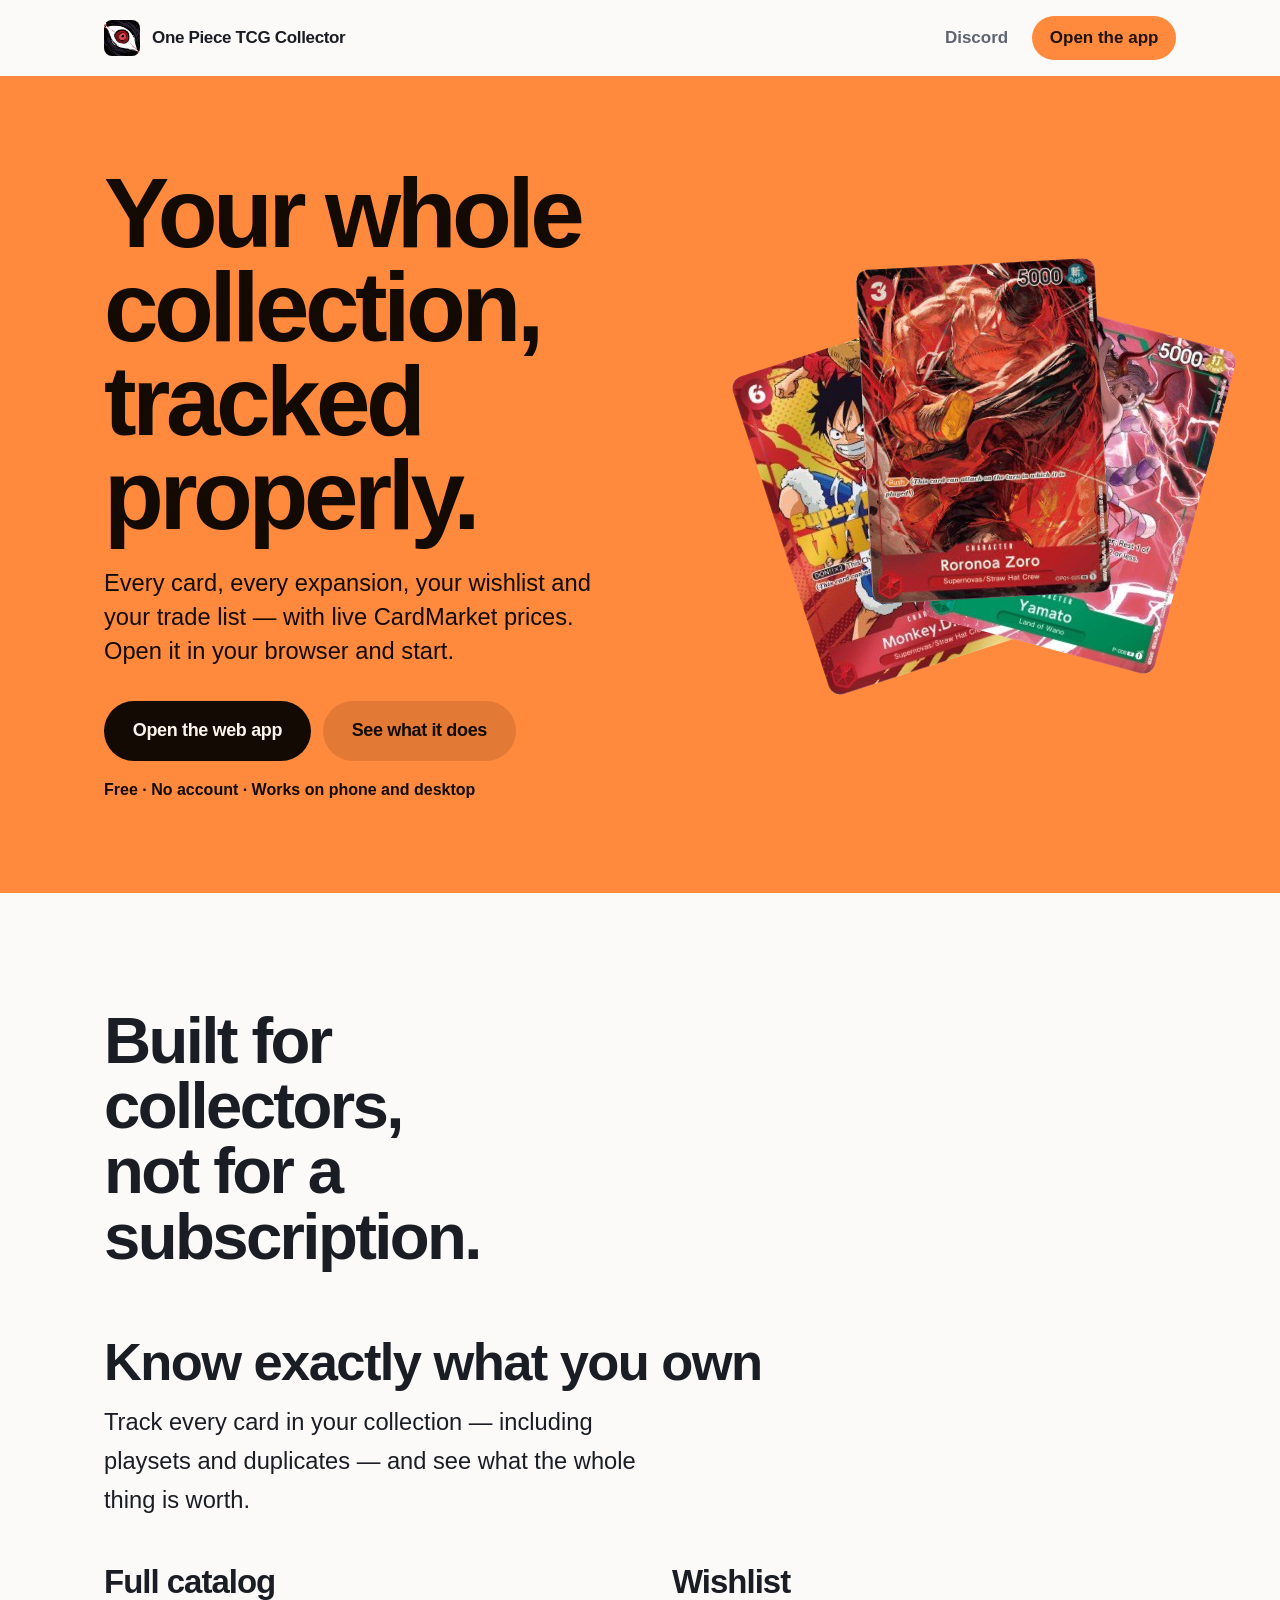
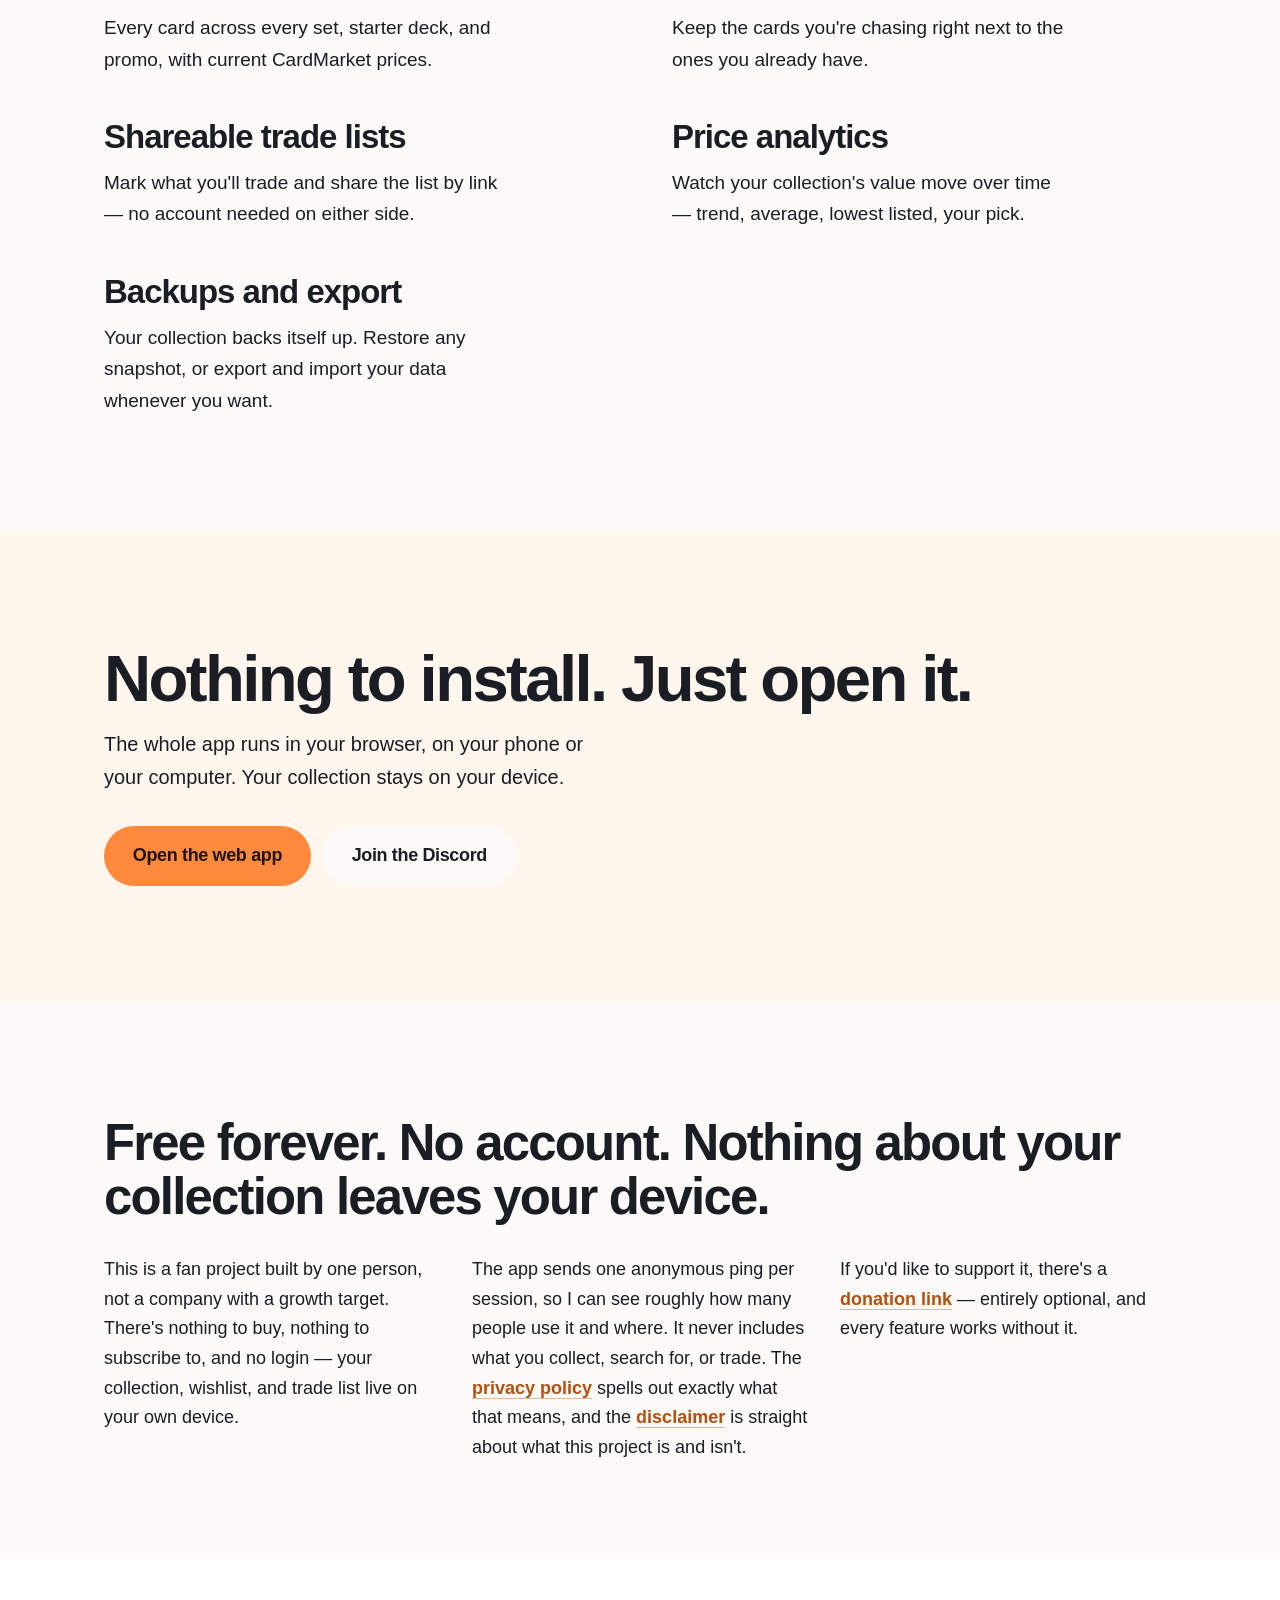
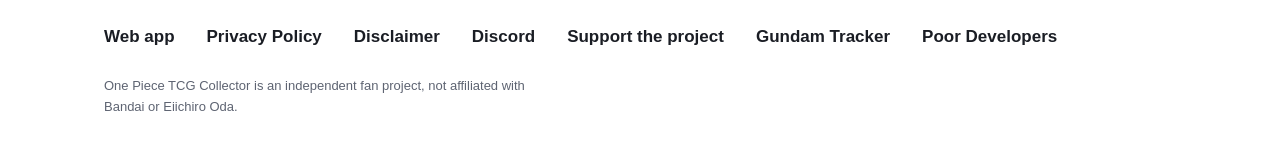
<file: index.html>
<!DOCTYPE html>
<html lang="en">
<head>
  <meta charset="UTF-8" />
  <meta name="viewport" content="width=device-width, initial-scale=1.0" />
  <title>One Piece TCG Collector</title>
  <meta name="description" content="Track your One Piece TCG collection, wishlist, and trades with live CardMarket prices — free, in your browser, no account." />
  <link rel="canonical" href="https://optcg.poordevelopers.com/" />
  <meta name="theme-color" content="#ff8a3d" />

  <meta property="og:type" content="website" />
  <meta property="og:url" content="https://optcg.poordevelopers.com/" />
  <meta property="og:title" content="One Piece TCG Collector" />
  <meta property="og:description" content="Track your One Piece TCG collection, wishlist, and trades with live CardMarket prices — free, in your browser, no account." />
  <meta property="og:image" content="https://optcg.poordevelopers.com/assets/og-image.png" />
  <meta name="twitter:card" content="summary_large_image" />

  <link rel="icon" type="image/png" href="assets/favicon.png" />
  <link rel="stylesheet" href="style.css" />
</head>
<body>

  <header class="site-header">
    <div class="container">
      <a class="brand" href="index.html">
        <img src="assets/favicon.png" alt="" />
        <span>One Piece TCG Collector</span>
      </a>
      <nav class="header-nav" aria-label="Main">
        <a class="header-link" href="https://discord.gg/aE2m7DEPWh">Discord</a>
        <a class="header-cta" href="https://optcg-collector.poordevelopers.com">Open the app</a>
      </nav>
    </div>
  </header>

  <main>

    <section class="hero">
      <div class="container">
        <div class="hero-grid">
          <div>
            <h1>Your whole collection, tracked properly.</h1>
            <p class="lead">
              Every card, every expansion, your wishlist and your trade list — with live
              CardMarket prices. Open it in your browser and start.
            </p>
            <div class="actions">
              <a class="btn btn-dark" href="https://optcg-collector.poordevelopers.com">Open the web app</a>
              <a class="btn btn-soft" href="#features">See what it does</a>
            </div>
            <p class="fine">Free · No account · Works on phone and desktop</p>
          </div>

          <div class="card-stack" aria-hidden="true">
            <div class="card card-a"></div>
            <div class="card card-b"></div>
            <div class="card card-c"></div>
          </div>
        </div>
      </div>
    </section>

    <section class="features" id="features">
      <div class="container">
        <div class="section-head">
          <h2>Built for collectors, not for a subscription.</h2>
        </div>

        <div class="feature-list">
          <article class="feature feature-lead">
            <h3>Know exactly what you own</h3>
            <p>
              Track every card in your collection — including playsets and duplicates —
              and see what the whole thing is worth.
            </p>
          </article>

          <article class="feature">
            <h3>Full catalog</h3>
            <p>Every card across every set, starter deck, and promo, with current CardMarket prices.</p>
          </article>

          <article class="feature">
            <h3>Wishlist</h3>
            <p>Keep the cards you're chasing right next to the ones you already have.</p>
          </article>

          <article class="feature">
            <h3>Shareable trade lists</h3>
            <p>Mark what you'll trade and share the list by link — no account needed on either side.</p>
          </article>

          <article class="feature">
            <h3>Price analytics</h3>
            <p>Watch your collection's value move over time — trend, average, lowest listed, your pick.</p>
          </article>

          <article class="feature">
            <h3>Backups and export</h3>
            <p>Your collection backs itself up. Restore any snapshot, or export and import your data whenever you want.</p>
          </article>
        </div>
      </div>
    </section>

    <section class="launch">
      <div class="container">
        <h2>Nothing to install. Just open it.</h2>
        <p>The whole app runs in your browser, on your phone or your computer. Your collection stays on your device.</p>
        <div class="actions">
          <a class="btn btn-primary" href="https://optcg-collector.poordevelopers.com">Open the web app</a>
          <a class="btn btn-outline" href="https://discord.gg/aE2m7DEPWh">Join the Discord</a>
        </div>
      </div>
    </section>

    <section class="credibility">
      <div class="container">
        <h2>Free forever. No account. Nothing about your collection leaves your device.</h2>
        <div class="cols">
          <p>
            This is a fan project built by one person, not a company with a growth target.
            There's nothing to buy, nothing to subscribe to, and no login — your collection,
            wishlist, and trade list live on your own device.
          </p>
          <p>
            The app sends one anonymous ping per session, so I can see roughly how many people
            use it and where. It never includes what you collect, search for, or trade. The
            <a href="privacy.html">privacy policy</a> spells out exactly what that means, and the
            <a href="disclaimer.html">disclaimer</a> is straight about what this project is and isn't.
          </p>
          <p>
            If you'd like to support it, there's a
            <a href="https://www.buymeacoffee.com/JapaneseWeddingPhotos">donation link</a> —
            entirely optional, and every feature works without it.
          </p>
        </div>
      </div>
    </section>

  </main>

  <footer class="site-footer">
    <div class="container">
      <div class="links">
        <a href="https://optcg-collector.poordevelopers.com">Web app</a>
        <a href="privacy.html">Privacy Policy</a>
        <a href="disclaimer.html">Disclaimer</a>
        <a href="https://discord.gg/aE2m7DEPWh">Discord</a>
        <a href="https://www.buymeacoffee.com/JapaneseWeddingPhotos">Support the project</a>
        <a href="https://gundam.poordevelopers.com">Gundam Tracker</a>
        <a href="https://poordevelopers.com">Poor Developers</a>
      </div>
      <p class="colophon">One Piece TCG Collector is an independent fan project, not affiliated with Bandai or Eiichiro Oda.</p>
    </div>
  </footer>

</body>
</html>
</file>
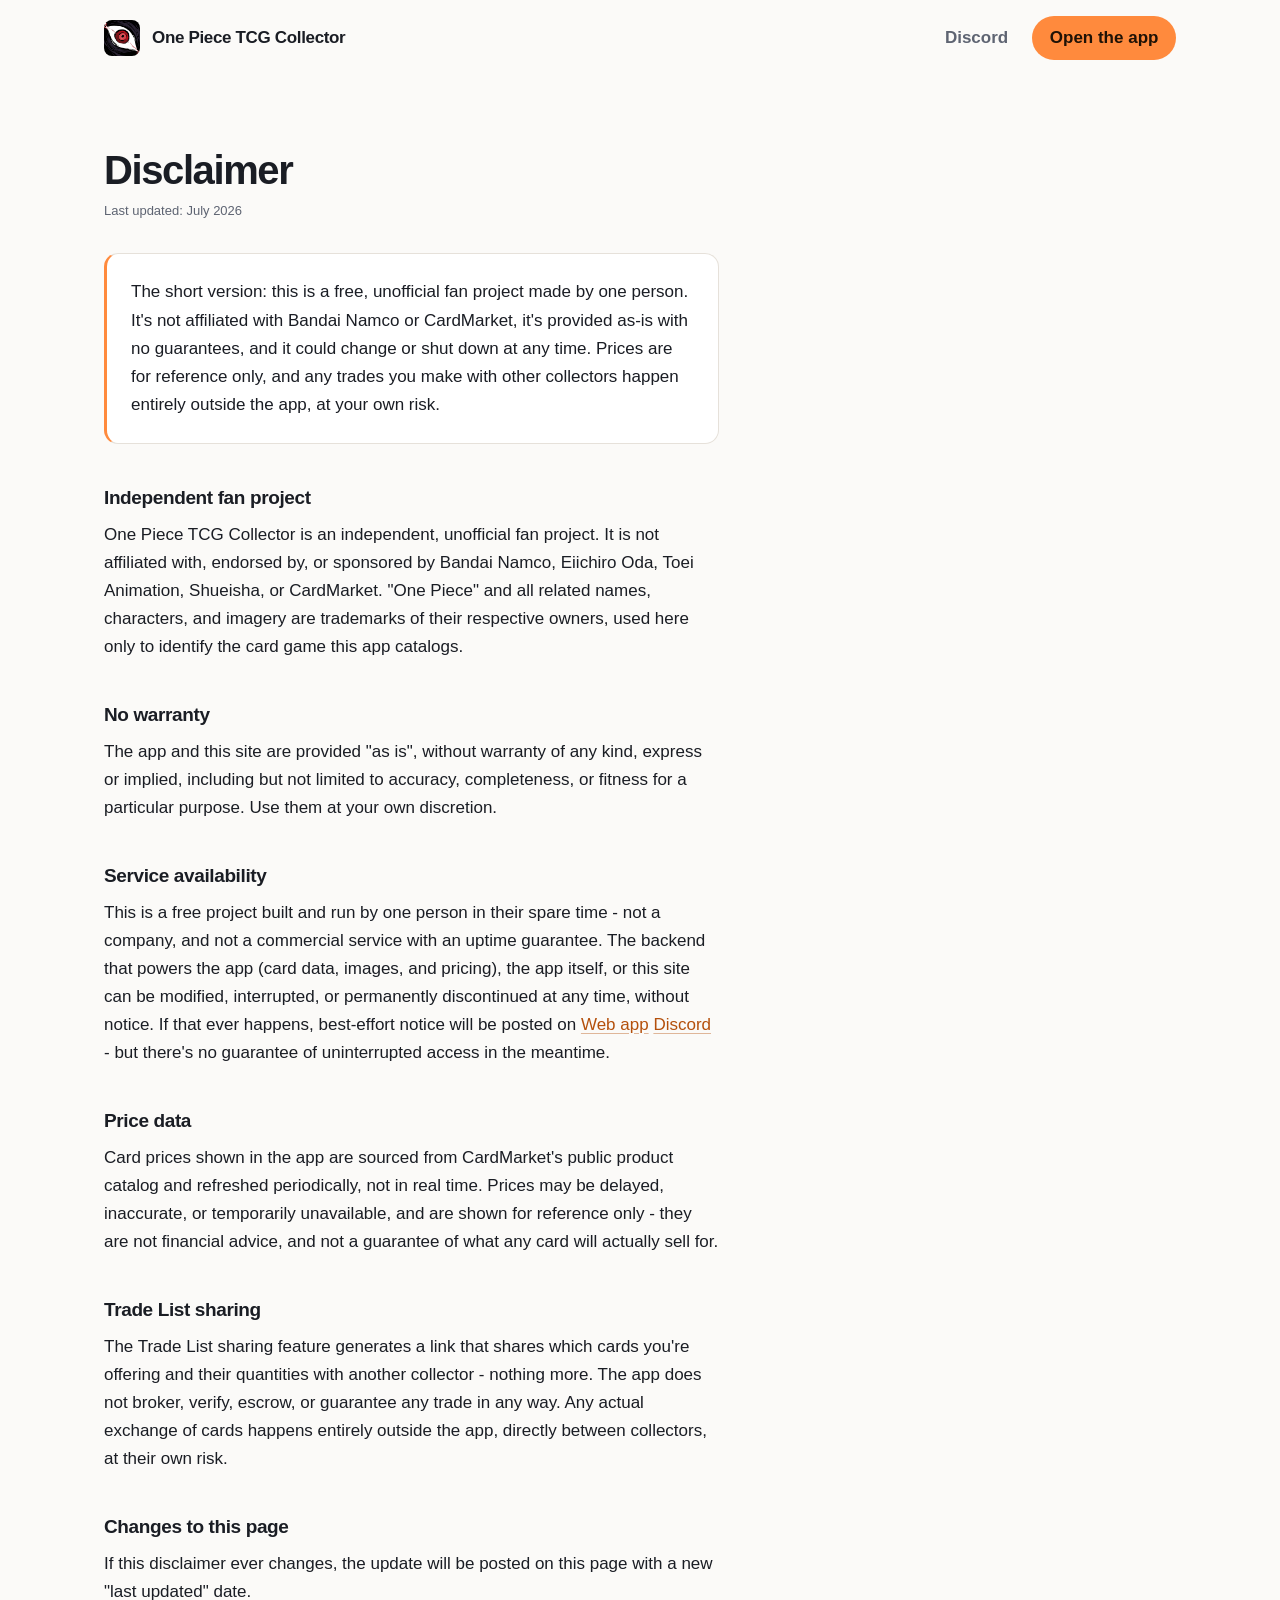
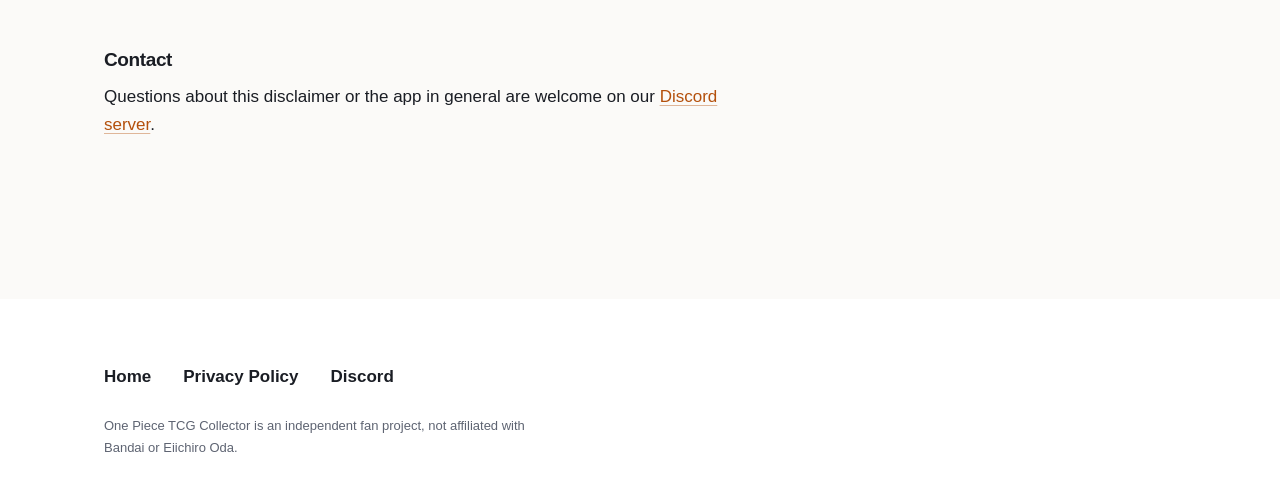
<file: disclaimer.html>
<!DOCTYPE html>
<html lang="en">
<head>
  <meta charset="UTF-8" />
  <meta name="viewport" content="width=device-width, initial-scale=1.0" />
  <title>Disclaimer — One Piece TCG Collector</title>
  <meta name="description" content="One Piece TCG Collector is an unofficial fan project provided as-is, with no affiliation to Bandai Namco or CardMarket, and no guarantee of uninterrupted service." />
  <link rel="canonical" href="https://optcg.poordevelopers.com/disclaimer.html" />
  <meta name="theme-color" content="#080B12" media="(prefers-color-scheme: dark)" />
  <meta name="theme-color" content="#FBFAF8" media="(prefers-color-scheme: light)" />

  <meta property="og:type" content="website" />
  <meta property="og:url" content="https://optcg.poordevelopers.com/disclaimer.html" />
  <meta property="og:title" content="Disclaimer — One Piece TCG Collector" />
  <meta property="og:description" content="One Piece TCG Collector is an unofficial fan project provided as-is, with no affiliation to Bandai Namco or CardMarket, and no guarantee of uninterrupted service." />
  <meta property="og:image" content="https://optcg.poordevelopers.com/assets/og-image.png" />
  <meta name="twitter:card" content="summary_large_image" />

  <link rel="icon" type="image/png" href="assets/favicon.png" />
  <link rel="stylesheet" href="style.css" />
</head>
<body>

  <header class="site-header">
    <div class="container">
      <a class="brand" href="index.html">
        <img src="assets/favicon.png" alt="" />
        <span>One Piece TCG Collector</span>
      </a>
      <nav class="header-nav" aria-label="Main">
        <a class="header-link" href="https://discord.gg/aE2m7DEPWh">Discord</a>
        <a class="header-cta" href="https://optcg-collector.poordevelopers.com">Open the app</a>
      </nav>
    </div>
  </header>

  <main>
    <section class="legal">
      <div class="container">
        <h1>Disclaimer</h1>
        <p class="updated">Last updated: July 2026</p>

        <div class="prose">
          <div class="callout">
            <p>The short version: this is a free, unofficial fan project made by one person. It's not affiliated with Bandai Namco or CardMarket, it's provided as-is with no guarantees, and it could change or shut down at any time. Prices are for reference only, and any trades you make with other collectors happen entirely outside the app, at your own risk.</p>
          </div>

          <h2>Independent fan project</h2>
          <p>
            One Piece TCG Collector is an independent, unofficial fan project. It is not affiliated with, endorsed by,
            or sponsored by Bandai Namco, Eiichiro Oda, Toei Animation, Shueisha, or CardMarket. "One Piece" and all
            related names, characters, and imagery are trademarks of their respective owners, used here only to
            identify the card game this app catalogs.
          </p>

          <h2>No warranty</h2>
          <p>
            The app and this site are provided "as is", without warranty of any kind, express or implied, including
            but not limited to accuracy, completeness, or fitness for a particular purpose. Use them at your own
            discretion.
          </p>

          <h2>Service availability</h2>
          <p>
            This is a free project built and run by one person in their spare time - not a company, and not a
            commercial service with an uptime guarantee. The backend that powers the app (card data, images, and
            pricing), the app itself, or this site can be modified, interrupted, or permanently discontinued at any
            time, without notice. If that ever happens, best-effort notice will be posted on
            <a href="https://optcg-collector.poordevelopers.com">Web app</a>
        <a href="https://discord.gg/aE2m7DEPWh">Discord</a> - but there's no guarantee of uninterrupted access in
            the meantime.
          </p>

          <h2>Price data</h2>
          <p>
            Card prices shown in the app are sourced from CardMarket's public product catalog and refreshed
            periodically, not in real time. Prices may be delayed, inaccurate, or temporarily unavailable, and are
            shown for reference only - they are not financial advice, and not a guarantee of what any card will
            actually sell for.
          </p>

          <h2>Trade List sharing</h2>
          <p>
            The Trade List sharing feature generates a link that shares which cards you're offering and their
            quantities with another collector - nothing more. The app does not broker, verify, escrow, or guarantee
            any trade in any way. Any actual exchange of cards happens entirely outside the app, directly between
            collectors, at their own risk.
          </p>

          <h2>Changes to this page</h2>
          <p>
            If this disclaimer ever changes, the update will be posted on this page with a new "last updated" date.
          </p>

          <h2>Contact</h2>
          <p>
            Questions about this disclaimer or the app in general are welcome on our
            <a href="https://discord.gg/aE2m7DEPWh">Discord server</a>.
          </p>
        </div>
      </div>
    </section>
  </main>

  <footer class="site-footer">
    <div class="container">
      <div class="links">
        <a href="index.html">Home</a>
        <a href="privacy.html">Privacy Policy</a>
        <a href="https://discord.gg/aE2m7DEPWh">Discord</a>
      </div>
      <p class="colophon">One Piece TCG Collector is an independent fan project, not affiliated with Bandai or Eiichiro Oda.</p>
    </div>
  </footer>

</body>
</html>
</file>
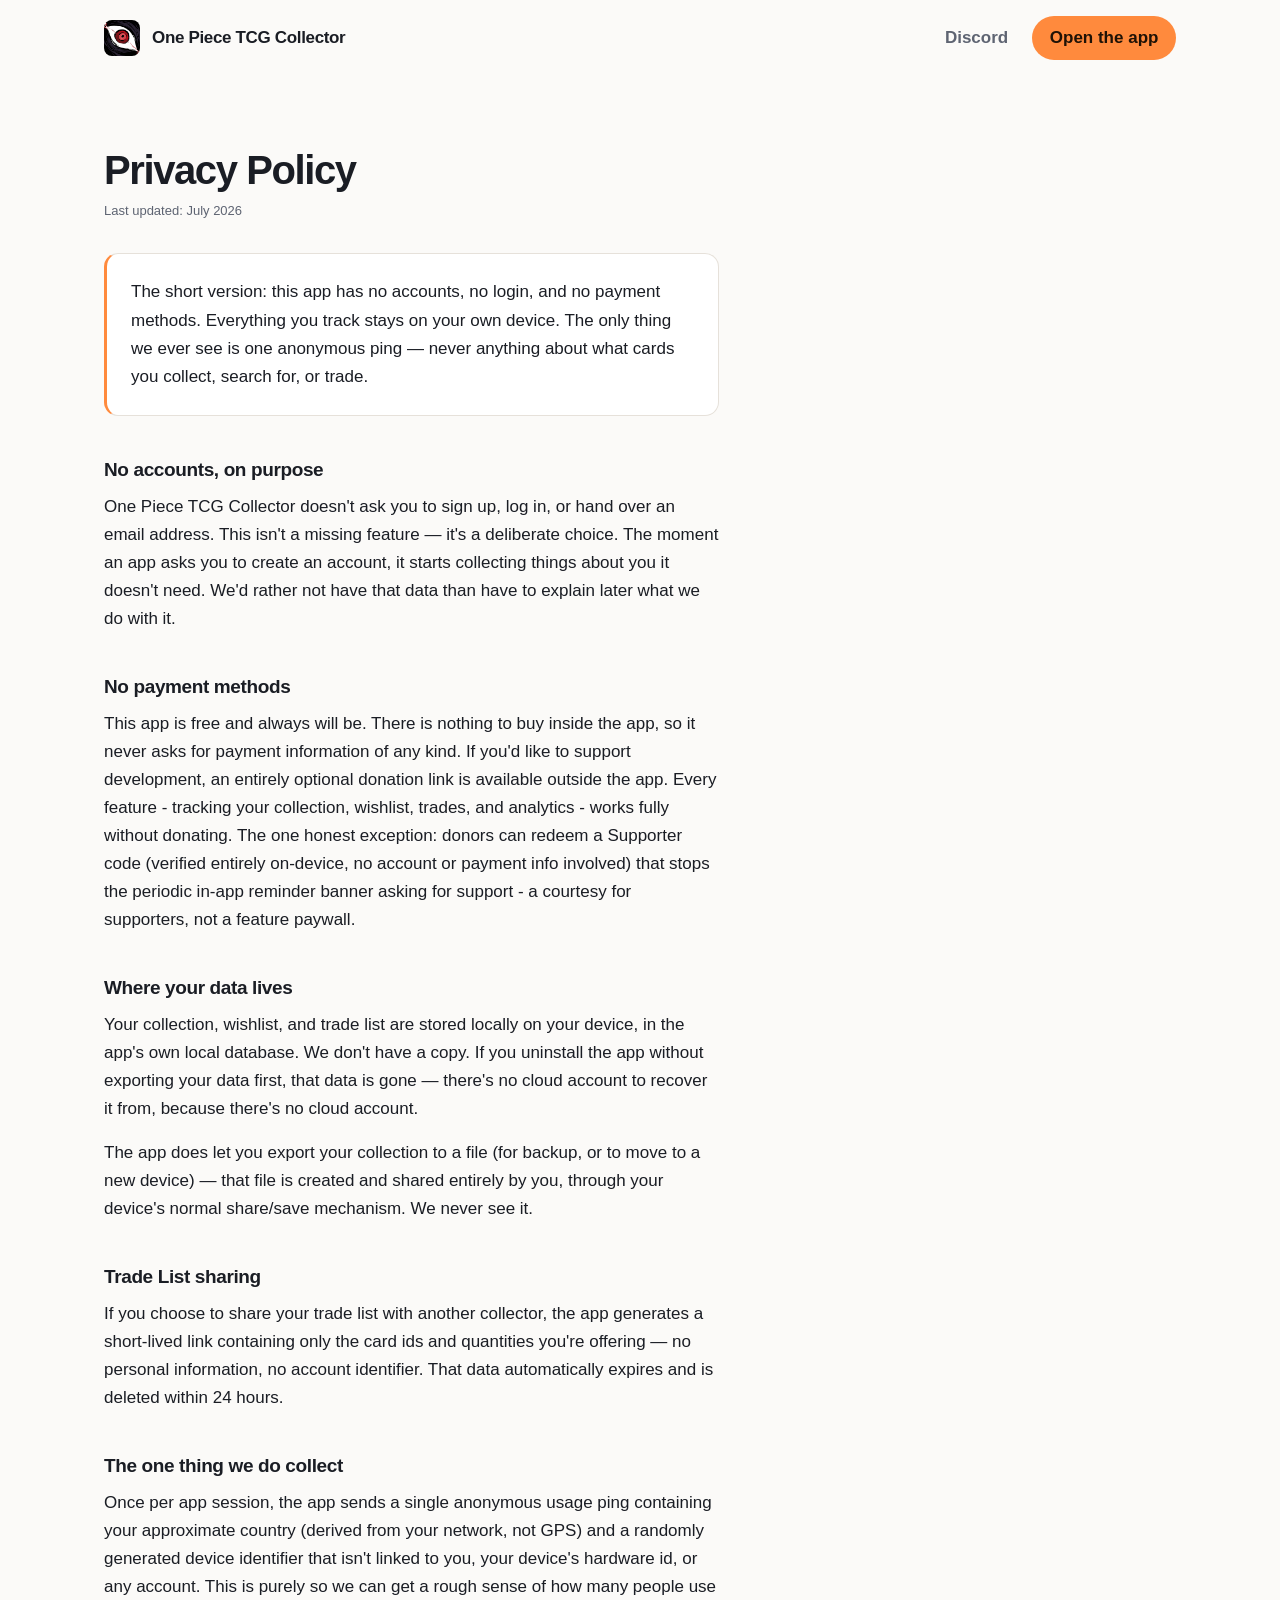
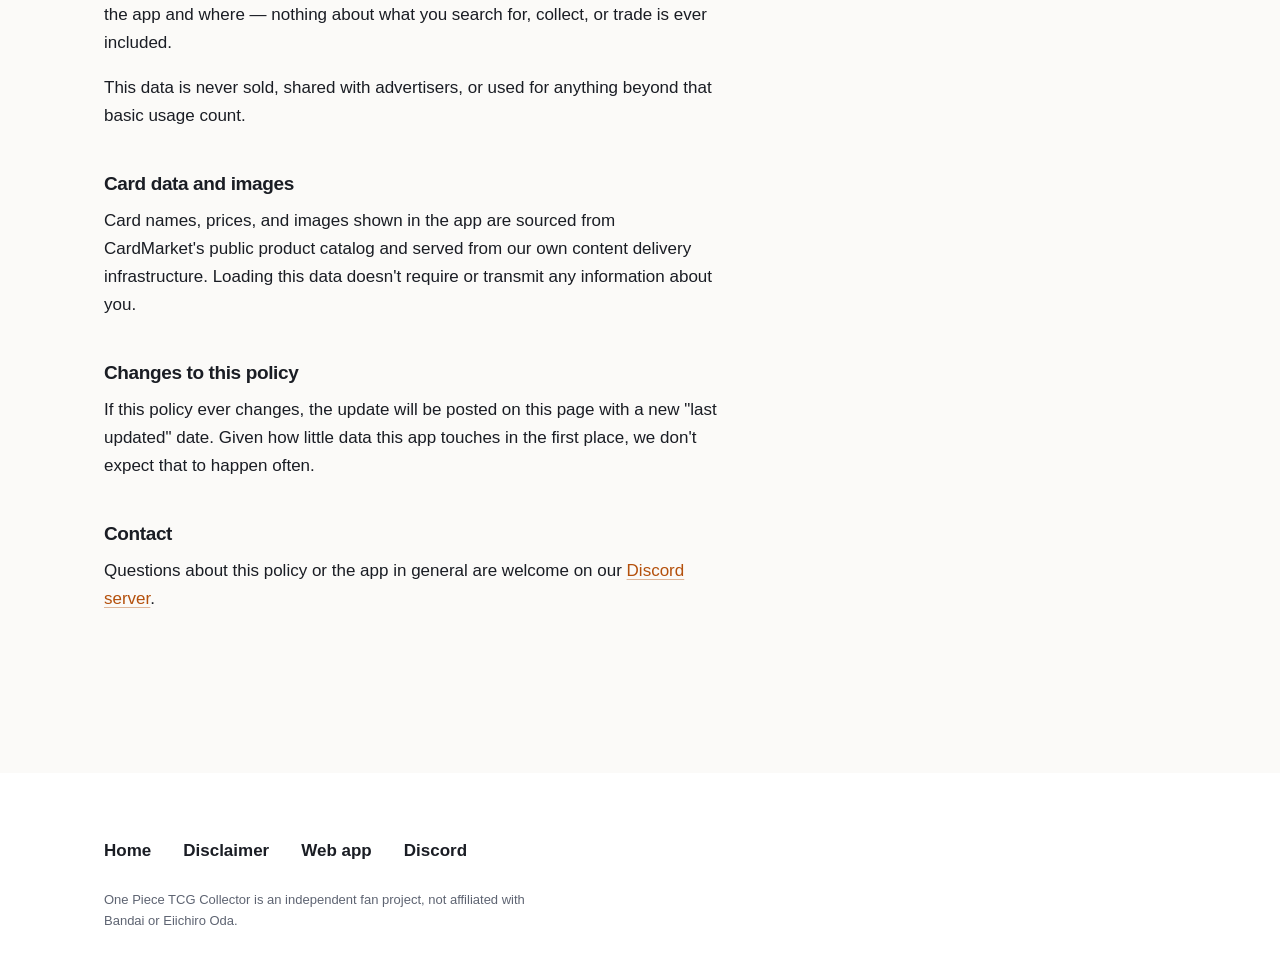
<file: privacy.html>
<!DOCTYPE html>
<html lang="en">
<head>
  <meta charset="UTF-8" />
  <meta name="viewport" content="width=device-width, initial-scale=1.0" />
  <title>Privacy Policy — One Piece TCG Collector</title>
  <meta name="description" content="One Piece TCG Collector's privacy policy: no accounts, no login, no payment methods. Your data stays on your device." />
  <link rel="canonical" href="https://optcg.poordevelopers.com/privacy.html" />
  <meta name="theme-color" content="#080B12" media="(prefers-color-scheme: dark)" />
  <meta name="theme-color" content="#FBFAF8" media="(prefers-color-scheme: light)" />

  <meta property="og:type" content="website" />
  <meta property="og:url" content="https://optcg.poordevelopers.com/privacy.html" />
  <meta property="og:title" content="Privacy Policy — One Piece TCG Collector" />
  <meta property="og:description" content="One Piece TCG Collector's privacy policy: no accounts, no login, no payment methods. Your data stays on your device." />
  <meta property="og:image" content="https://optcg.poordevelopers.com/assets/og-image.png" />
  <meta name="twitter:card" content="summary_large_image" />

  <link rel="icon" type="image/png" href="assets/favicon.png" />
  <link rel="stylesheet" href="style.css" />
</head>
<body>

  <header class="site-header">
    <div class="container">
      <a class="brand" href="index.html">
        <img src="assets/favicon.png" alt="" />
        <span>One Piece TCG Collector</span>
      </a>
      <nav class="header-nav" aria-label="Main">
        <a class="header-link" href="https://discord.gg/aE2m7DEPWh">Discord</a>
        <a class="header-cta" href="https://optcg-collector.poordevelopers.com">Open the app</a>
      </nav>
    </div>
  </header>

  <main>
    <section class="legal">
      <div class="container">
        <h1>Privacy Policy</h1>
        <p class="updated">Last updated: July 2026</p>

        <div class="prose">
          <div class="callout">
            <p>The short version: this app has no accounts, no login, and no payment methods. Everything you track stays on your own device. The only thing we ever see is one anonymous ping — never anything about what cards you collect, search for, or trade.</p>
          </div>

          <h2>No accounts, on purpose</h2>
          <p>
            One Piece TCG Collector doesn't ask you to sign up, log in, or hand over an email address. This isn't a
            missing feature — it's a deliberate choice. The moment an app asks you to create an account, it starts
            collecting things about you it doesn't need. We'd rather not have that data than have to explain later
            what we do with it.
          </p>

          <h2>No payment methods</h2>
          <p>
            This app is free and always will be. There is nothing to buy inside the app, so it never asks for payment
            information of any kind. If you'd like to support development, an entirely optional donation link is
            available outside the app. Every feature - tracking your collection, wishlist, trades, and analytics -
            works fully without donating. The one honest exception: donors can redeem a Supporter code (verified
            entirely on-device, no account or payment info involved) that stops the periodic in-app reminder banner
            asking for support - a courtesy for supporters, not a feature paywall.
          </p>

          <h2>Where your data lives</h2>
          <p>
            Your collection, wishlist, and trade list are stored locally on your device, in the app's own local
            database. We don't have a copy. If you uninstall the app without exporting your data first, that data is
            gone — there's no cloud account to recover it from, because there's no cloud account.
          </p>
          <p>
            The app does let you export your collection to a file (for backup, or to move to a new device) — that
            file is created and shared entirely by you, through your device's normal share/save mechanism. We never
            see it.
          </p>

          <h2>Trade List sharing</h2>
          <p>
            If you choose to share your trade list with another collector, the app generates a short-lived link
            containing only the card ids and quantities you're offering — no personal information, no account
            identifier. That data automatically expires and is deleted within 24 hours.
          </p>

          <h2>The one thing we do collect</h2>
          <p>
            Once per app session, the app sends a single anonymous usage ping containing your approximate country
            (derived from your network, not GPS) and a randomly generated device identifier that isn't linked to you,
            your device's hardware id, or any account. This is purely so we can get a rough sense of how many people
            use the app and where — nothing about what you search for, collect, or trade is ever included.
          </p>
          <p>
            This data is never sold, shared with advertisers, or used for anything beyond that basic usage count.
          </p>

          <h2>Card data and images</h2>
          <p>
            Card names, prices, and images shown in the app are sourced from CardMarket's public product catalog and
            served from our own content delivery infrastructure. Loading this data doesn't require or transmit any
            information about you.
          </p>

          <h2>Changes to this policy</h2>
          <p>
            If this policy ever changes, the update will be posted on this page with a new "last updated" date. Given
            how little data this app touches in the first place, we don't expect that to happen often.
          </p>

          <h2>Contact</h2>
          <p>
            Questions about this policy or the app in general are welcome on our
            <a href="https://discord.gg/aE2m7DEPWh">Discord server</a>.
          </p>
        </div>
      </div>
    </section>
  </main>

  <footer class="site-footer">
    <div class="container">
      <div class="links">
        <a href="index.html">Home</a>
        <a href="disclaimer.html">Disclaimer</a>
        <a href="https://optcg-collector.poordevelopers.com">Web app</a>
        <a href="https://discord.gg/aE2m7DEPWh">Discord</a>
      </div>
      <p class="colophon">One Piece TCG Collector is an independent fan project, not affiliated with Bandai or Eiichiro Oda.</p>
    </div>
  </footer>

</body>
</html>
</file>
<file: style.css>
/* ==========================================================================
   One Piece TCG Collector — public site
   Dark-first editorial system. No build step, no third-party requests.
   ========================================================================== */

/* --------------------------------------------------------------------------
   Tokens — dark is the default declaration, not an override.
   Browsers reporting no colour-scheme preference get the brand identity.
   -------------------------------------------------------------------------- */

:root {
  /* Surfaces */
  --canvas: #080b12;
  --surface: #10151f;
  --surface-high: #161d2b;
  --hairline: #222c3d;

  /* Text */
  --ink: #f2f5fa;
  --ink-muted: #98a3b8;

  /* Accent — split roles. --accent fills, --accent-ink writes.
     They diverge in the light palette, where the raw accent fails contrast. */
  --accent: #ff8a3d;
  --accent-ink: #ff8a3d;
  --accent-contrast: #1f1206;

  /* Feature hues, echoing the app's own colour language */
  --hue-trade: #2dd4a0;
  --hue-wishlist: #ff6b9d;

  /* Elevation — in dark, surfaces separate by luminance and hairline;
     the shadow only grounds the largest floating elements. */
  --elevation-1: 0 1px 2px rgba(0, 0, 0, 0.4);
  --elevation-2: 0 24px 60px -20px rgba(0, 0, 0, 0.7);

  /* Type */
  --font-display: "Segoe UI Variable Display", "Segoe UI", -apple-system,
    BlinkMacSystemFont, "Helvetica Neue", Arial, sans-serif;
  --font-body: "Segoe UI Variable Text", "Segoe UI", -apple-system,
    BlinkMacSystemFont, "Helvetica Neue", Arial, sans-serif;

  --fs-display: clamp(2.5rem, 1.5rem + 4vw, 4.5rem);
  --fs-h2: clamp(1.75rem, 1.4rem + 1.4vw, 2.5rem);
  --fs-h3: 1.1875rem;
  --fs-lead: clamp(1.0625rem, 1rem + 0.4vw, 1.25rem);
  --fs-body: 1.0625rem;
  --fs-caption: 0.8125rem;
  --fs-eyebrow: 0.75rem;

  --track-display: -0.035em;
  --track-tight: -0.02em;
  --track-eyebrow: 0.14em;

  /* Space */
  --sp-1: 0.25rem;
  --sp-2: 0.5rem;
  --sp-3: 0.75rem;
  --sp-4: 1rem;
  --sp-5: 1.5rem;
  --sp-6: 2rem;
  --sp-7: 2.75rem;
  --sp-8: 4rem;
  --sp-9: 6rem;
  --sp-10: 8rem;

  /* Radius */
  --r-sm: 8px;
  --r-md: 14px;
  --r-lg: 22px;
  --r-pill: 999px;

  /* Layout */
  --measure-wide: 1120px;
  --measure-prose: 65ch;

  color-scheme: dark;
}

@media (prefers-color-scheme: light) {
  :root {
    --canvas: #fbfaf8;
    --surface: #ffffff;
    --surface-high: #fff6ee;
    --hairline: #e6e1da;

    --ink: #1a1d24;
    --ink-muted: #5e6472;

    /* The fill stays brand-orange; the text role darkens to clear 4.5:1
       against a near-white canvas, where #ff8a3d measures only ~2.4:1. */
    --accent: #ff8a3d;
    --accent-ink: #b4500c;
    --accent-contrast: #1f1206;

    --hue-trade: #0e9f6e;
    --hue-wishlist: #d81b60;

    --elevation-1: 0 1px 2px rgba(26, 29, 36, 0.06);
    --elevation-2: 0 20px 48px -16px rgba(26, 29, 36, 0.18);


    color-scheme: light;
  }
}

/* --------------------------------------------------------------------------
   Base
   -------------------------------------------------------------------------- */

*,
*::before,
*::after {
  box-sizing: border-box;
}

html {
  -webkit-text-size-adjust: 100%;
}

body {
  margin: 0;
  background: var(--canvas);
  color: var(--ink);
  font-family: var(--font-body);
  font-size: var(--fs-body);
  line-height: 1.65;
  -webkit-font-smoothing: antialiased;
  -moz-osx-font-smoothing: grayscale;
  overflow-x: hidden;
}

h1,
h2,
h3 {
  font-family: var(--font-display);
  line-height: 1.1;
  margin: 0;
}

p {
  margin: 0;
}

img,
svg {
  max-width: 100%;
  display: block;
}

a {
  color: var(--accent-ink);
  text-decoration-color: color-mix(in srgb, var(--accent-ink) 40%, transparent);
  text-underline-offset: 0.2em;
}

a:hover {
  text-decoration-color: currentColor;
}

:focus-visible {
  outline: 2px solid var(--accent);
  outline-offset: 3px;
  border-radius: var(--r-sm);
}

::selection {
  background: var(--accent);
  color: var(--accent-contrast);
}

.container {
  width: 100%;
  max-width: var(--measure-wide);
  margin-inline: auto;
  padding-inline: var(--sp-5);
}

/* Small caps label used above display headings and section headings */
.eyebrow {
  font-size: var(--fs-eyebrow);
  font-weight: 700;
  letter-spacing: var(--track-eyebrow);
  text-transform: uppercase;
  color: var(--accent-ink);
  margin: 0 0 var(--sp-3);
}

.visually-hidden {
  position: absolute;
  width: 1px;
  height: 1px;
  margin: -1px;
  padding: 0;
  overflow: hidden;
  clip-path: inset(50%);
  white-space: nowrap;
}

@media (prefers-reduced-motion: reduce) {
  *,
  *::before,
  *::after {
    animation-duration: 0.01ms !important;
    animation-iteration-count: 1 !important;
    transition-duration: 0.01ms !important;
    scroll-behavior: auto !important;
  }
}

/* --------------------------------------------------------------------------
   Shared shell — identical markup on all three pages
   -------------------------------------------------------------------------- */

.site-header {
  background: var(--canvas);
  position: relative;
  z-index: 2;
}

.site-header .container {
  display: flex;
  align-items: center;
  justify-content: space-between;
  gap: var(--sp-4);
  padding-block: var(--sp-4);
}

.brand {
  display: inline-flex;
  align-items: center;
  gap: var(--sp-3);
  color: var(--ink);
  text-decoration: none;
}

.brand img {
  width: 36px;
  height: 36px;
  border-radius: var(--r-sm);
}

.brand span {
  font-family: var(--font-display);
  font-size: var(--fs-body);
  font-weight: 800;
  letter-spacing: var(--track-tight);
}

.header-nav {
  display: flex;
  align-items: center;
  gap: var(--sp-5);
}

.header-link {
  font-size: var(--fs-body);
  font-weight: 600;
  color: var(--ink-muted);
  text-decoration: none;
}

.header-link:hover {
  color: var(--ink);
}

.header-cta {
  padding: 0.5rem 1.1rem;
  border-radius: var(--r-pill);
  background: var(--accent);
  color: var(--accent-contrast);
  font-weight: 700;
  text-decoration: none;
  transition: background-color 160ms ease, transform 160ms ease;
}

.header-cta:hover {
  background: color-mix(in srgb, var(--accent) 88%, white);
}

.header-cta:active {
  transform: scale(0.97);
}

.site-footer {
  background: var(--surface);
  margin-top: var(--sp-9);
  padding-block: var(--sp-8) var(--sp-6);
}

.site-footer .links {
  display: flex;
  flex-wrap: wrap;
  gap: var(--sp-3) var(--sp-6);
  margin-bottom: var(--sp-5);
}

.site-footer .links a {
  font-size: var(--fs-body);
  font-weight: 600;
  color: var(--ink);
  text-decoration: none;
}

.site-footer .links a:hover {
  color: var(--accent-ink);
  text-decoration: underline;
}

.site-footer .colophon {
  font-size: var(--fs-caption);
  color: var(--ink-muted);
  max-width: 60ch;
}

/* --------------------------------------------------------------------------
   Buttons
   -------------------------------------------------------------------------- */

.btn {
  display: inline-flex;
  align-items: center;
  justify-content: center;
  gap: var(--sp-2);
  padding: 0.95rem 1.8rem;
  border-radius: var(--r-pill);
  font-family: var(--font-body);
  font-size: 1.125rem;
  font-weight: 700;
  letter-spacing: var(--track-tight);
  text-decoration: none;
  border: 0;
  transition: transform 160ms ease, background-color 160ms ease,
    color 160ms ease;
}

.btn:hover {
  transform: translateY(-1px);
}

.btn:active {
  transform: scale(0.98);
}

.btn-primary {
  background: var(--accent);
  color: var(--accent-contrast);
}

.btn-primary:hover {
  background: color-mix(in srgb, var(--accent) 88%, white);
}

.btn-dark {
  background: #120a03;
  color: #fff4ea;
}

.btn-dark:hover {
  background: #2a1a0b;
}

.btn-soft {
  background: rgba(18, 10, 3, 0.12);
  color: #120a03;
}

.btn-soft:hover {
  background: #120a03;
  color: #fff4ea;
}

/* --------------------------------------------------------------------------
   Hero — one flat field of brand orange, the cards as the picture
   -------------------------------------------------------------------------- */

.hero {
  background: var(--accent);
  color: #120a03;
  padding-block: clamp(3rem, 7vw, 6rem);
  overflow: hidden;
}

.hero-grid {
  display: grid;
  grid-template-columns: minmax(0, 1.25fr) minmax(0, 0.75fr);
  gap: var(--sp-7);
  align-items: center;
}

.hero-grid > * {
  min-width: 0;
}

.hero h1 {
  font-size: clamp(2.75rem, 1rem + 6.4vw, 6.25rem);
  font-weight: 800;
  letter-spacing: -0.045em;
  line-height: 0.96;
}

.hero .lead {
  margin-top: var(--sp-5);
  font-size: clamp(1.15rem, 1rem + 0.6vw, 1.5rem);
  line-height: 1.45;
  max-width: 40ch;
}

.hero .actions {
  display: flex;
  flex-wrap: wrap;
  align-items: center;
  gap: var(--sp-3);
  margin-top: var(--sp-6);
}

.hero .fine {
  margin-top: var(--sp-4);
  font-size: 1rem;
  font-weight: 600;
}

/* Three real cards from the game, fanned like a hand pulled from a binder. */
.card-stack {
  position: relative;
  width: 100%;
  max-width: 400px;
  height: 440px;
  margin-inline: auto;
}

.card-stack .card {
  position: absolute;
  width: 62%;
  aspect-ratio: 251 / 351;
  border-radius: 12px;
  background-color: var(--surface);
  background-size: cover;
  background-position: center;
  transition: transform 260ms ease;
}

.card-stack .card-a {
  left: -4%;
  top: 16%;
  transform: rotate(-18deg);
  background-image: url("assets/cards/luffy.jpg");
}

.card-stack .card-b {
  left: 44%;
  top: 12%;
  transform: rotate(15deg);
  background-image: url("assets/cards/yamato.jpg");
}

.card-stack .card-c {
  left: 19%;
  top: 0;
  transform: rotate(-3deg);
  background-image: url("assets/cards/zoro.jpg");
}

.card-stack:hover .card-a {
  transform: rotate(-24deg) translate(-10px, 4px);
}

.card-stack:hover .card-b {
  transform: rotate(21deg) translate(10px, 4px);
}

.card-stack:hover .card-c {
  transform: rotate(-3deg) translateY(-10px);
}

/* --------------------------------------------------------------------------
   Features — a statement and six plain rows, no cards
   -------------------------------------------------------------------------- */

.features {
  padding-block: clamp(4rem, 9vw, 8rem);
}

.section-head {
  max-width: 14em;
  margin-bottom: var(--sp-8);
}

.section-head h2 {
  font-size: clamp(2.25rem, 1.2rem + 3.6vw, 4.5rem);
  font-weight: 800;
  letter-spacing: -0.04em;
  line-height: 1;
}

.feature-list {
  display: grid;
  gap: var(--sp-7) var(--sp-8);
  grid-template-columns: repeat(2, minmax(0, 1fr));
}

.feature h3 {
  font-size: clamp(1.5rem, 1.1rem + 1.2vw, 2.25rem);
  font-weight: 800;
  letter-spacing: -0.03em;
  line-height: 1.1;
  margin-bottom: var(--sp-3);
}

.feature p {
  font-size: 1.1875rem;
  max-width: 38ch;
}

.feature-lead {
  grid-column: 1 / -1;
}

.feature-lead h3 {
  font-size: clamp(2rem, 1.2rem + 2.6vw, 3.5rem);
}

.feature-lead p {
  font-size: clamp(1.2rem, 1rem + 0.6vw, 1.5rem);
  max-width: 44ch;
}

/* --------------------------------------------------------------------------
   Open the app — a full field with the one action
   -------------------------------------------------------------------------- */

.launch {
  background: var(--surface-high);
  padding-block: clamp(4rem, 9vw, 8rem);
}

.launch h2 {
  font-size: clamp(2.25rem, 1.2rem + 3.6vw, 4.5rem);
  font-weight: 800;
  letter-spacing: -0.04em;
  line-height: 1;
  max-width: 16em;
}

.launch p {
  margin-top: var(--sp-4);
  font-size: 1.25rem;
  max-width: 46ch;
}

.launch .actions {
  margin-top: var(--sp-6);
  display: flex;
  flex-wrap: wrap;
  gap: var(--sp-3);
}

.btn-outline {
  background: var(--canvas);
  color: var(--ink);
}

.btn-outline:hover {
  background: var(--ink);
  color: var(--canvas);
}

/* --------------------------------------------------------------------------
   Credibility
   -------------------------------------------------------------------------- */

.credibility {
  padding-block: clamp(4rem, 9vw, 8rem) 0;
}

.credibility h2 {
  font-size: clamp(1.9rem, 1.1rem + 2.6vw, 3.25rem);
  font-weight: 800;
  letter-spacing: -0.035em;
  line-height: 1.05;
  max-width: 20em;
  margin-bottom: var(--sp-6);
}

.credibility .cols {
  display: grid;
  grid-template-columns: repeat(3, minmax(0, 1fr));
  gap: var(--sp-6);
}

.credibility p {
  font-size: 1.125rem;
}

.credibility a {
  font-weight: 700;
}

/* --------------------------------------------------------------------------
   More from the collective
   -------------------------------------------------------------------------- */

.more {
  padding-block: clamp(3rem, 6vw, 5rem) 0;
}

.more h2 {
  font-size: clamp(1.5rem, 1.1rem + 1.2vw, 2.25rem);
  font-weight: 800;
  letter-spacing: -0.03em;
  margin-bottom: var(--sp-4);
}

.more ul {
  list-style: none;
  margin: 0;
  padding: 0;
  display: grid;
  gap: var(--sp-3);
}

.more a {
  font-size: 1.25rem;
  font-weight: 700;
}

/* --------------------------------------------------------------------------
   Legal pages
   -------------------------------------------------------------------------- */

.legal {
  padding-block: clamp(2.5rem, 6vw, 4.5rem) var(--sp-8);
}

.legal h1 {
  font-size: var(--fs-h2);
  font-weight: 800;
  letter-spacing: var(--track-display);
}

.legal .updated {
  margin-top: var(--sp-2);
  font-size: var(--fs-caption);
  color: var(--ink-muted);
}

.legal .prose {
  max-width: var(--measure-prose);
  margin-top: var(--sp-6);
}

.legal h2 {
  font-size: var(--fs-h3);
  font-weight: 700;
  letter-spacing: var(--track-tight);
  margin-top: var(--sp-7);
  margin-bottom: var(--sp-3);
}

.legal p {
  color: var(--ink);
}

.legal p + p {
  margin-top: var(--sp-4);
}

.legal .callout {
  background: var(--surface);
  border: 1px solid var(--hairline);
  border-left: 3px solid var(--accent);
  border-radius: var(--r-md);
  padding: var(--sp-5);
}

/* --------------------------------------------------------------------------
   Responsive
   -------------------------------------------------------------------------- */

@media (max-width: 900px) {
  .hero-grid {
    grid-template-columns: minmax(0, 1fr);
  }

  .card-stack {
    height: 380px;
    max-width: 340px;
    margin-inline: 0;
  }

  .credibility .cols {
    grid-template-columns: minmax(0, 1fr);
  }
}

@media (max-width: 600px) {
  .feature-list {
    grid-template-columns: minmax(0, 1fr);
    gap: var(--sp-6);
  }

  .header-link {
    display: none;
  }

  .btn {
    width: 100%;
  }

  .card-stack {
    height: 300px;
    max-width: 270px;
  }
}
</file>
